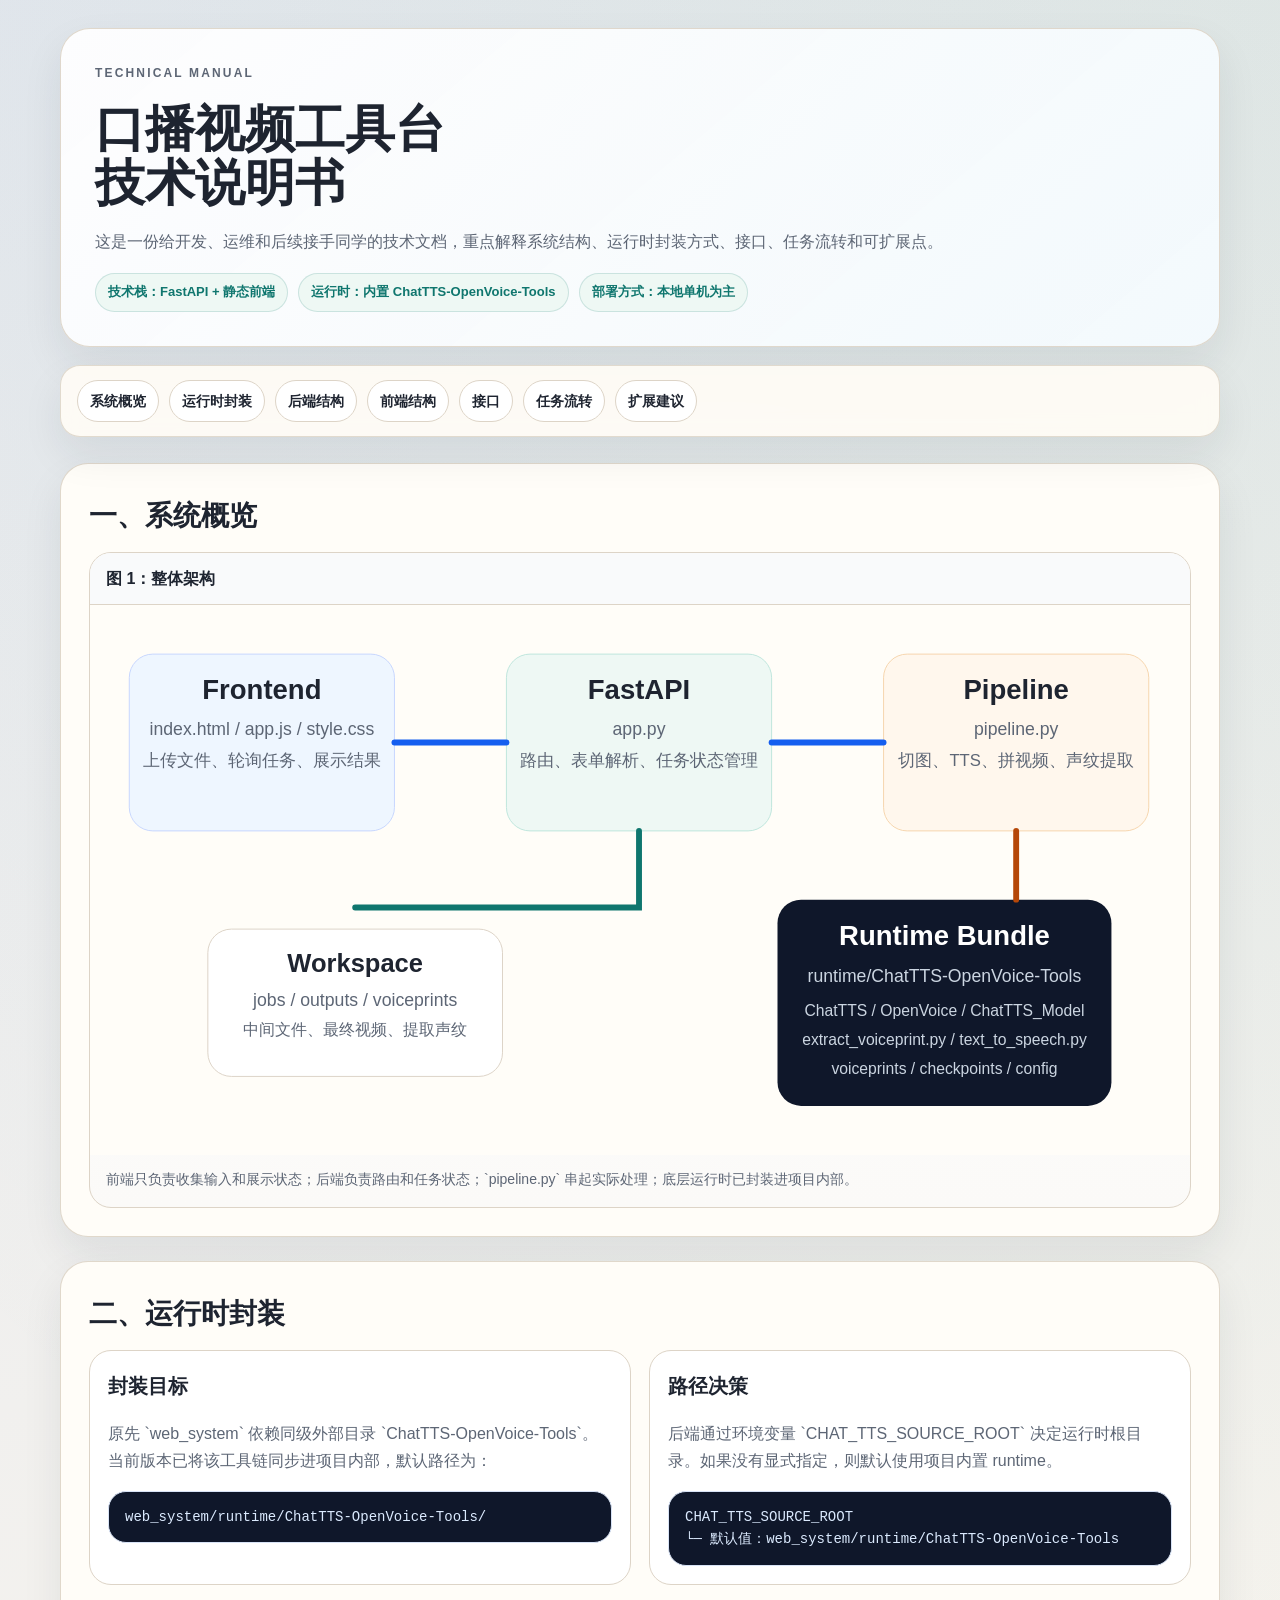
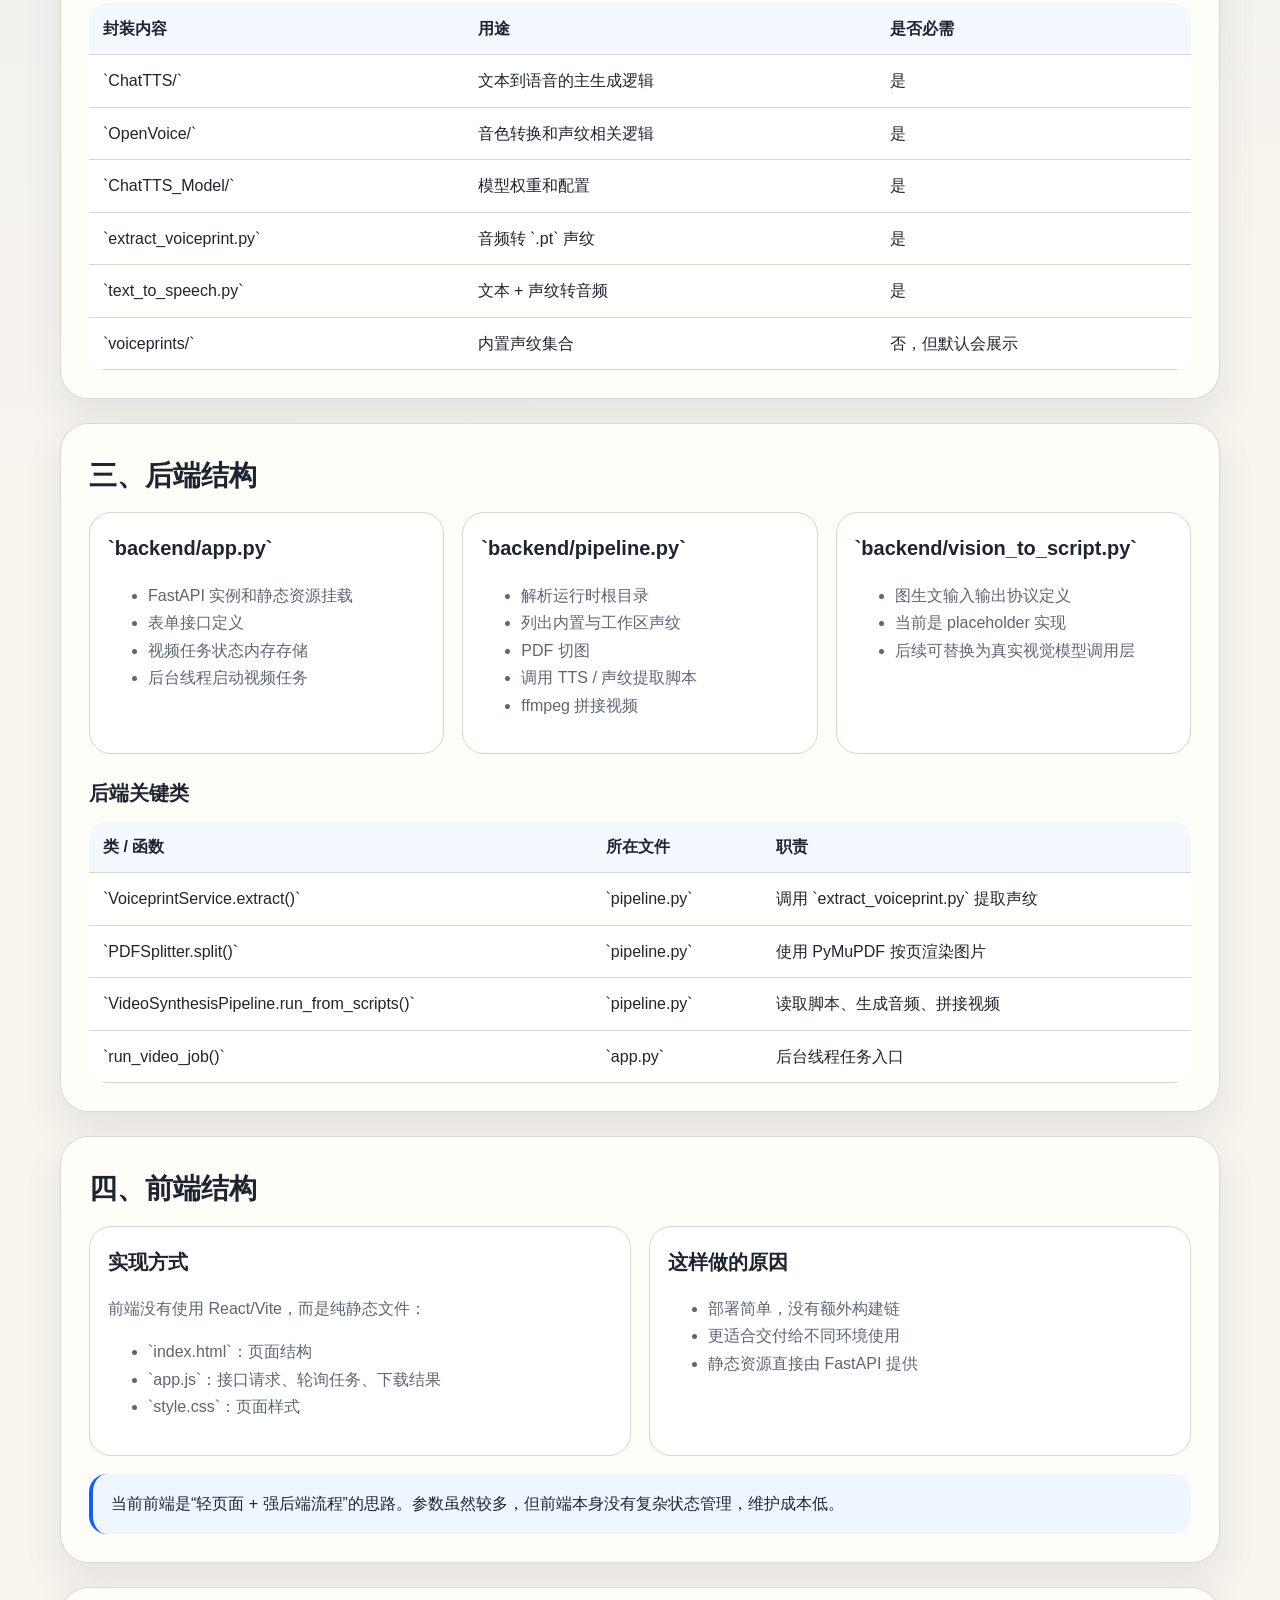
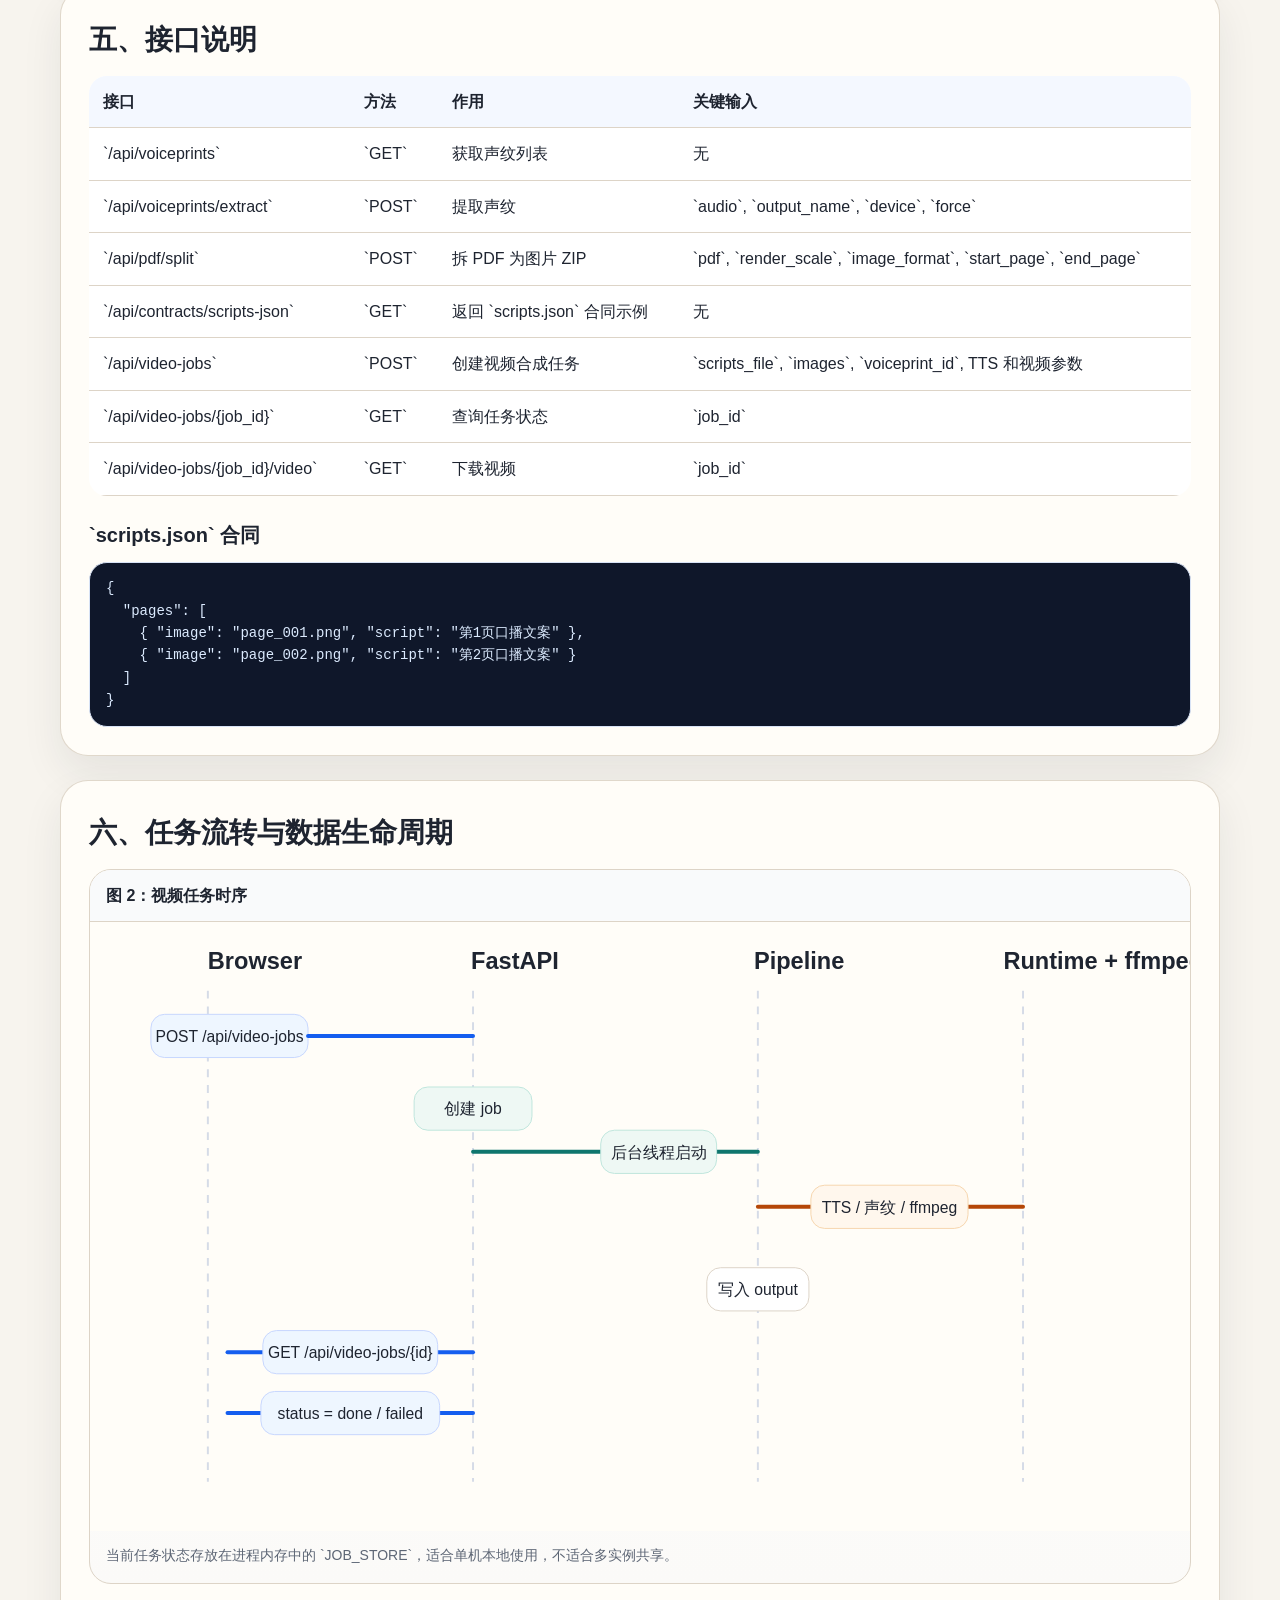
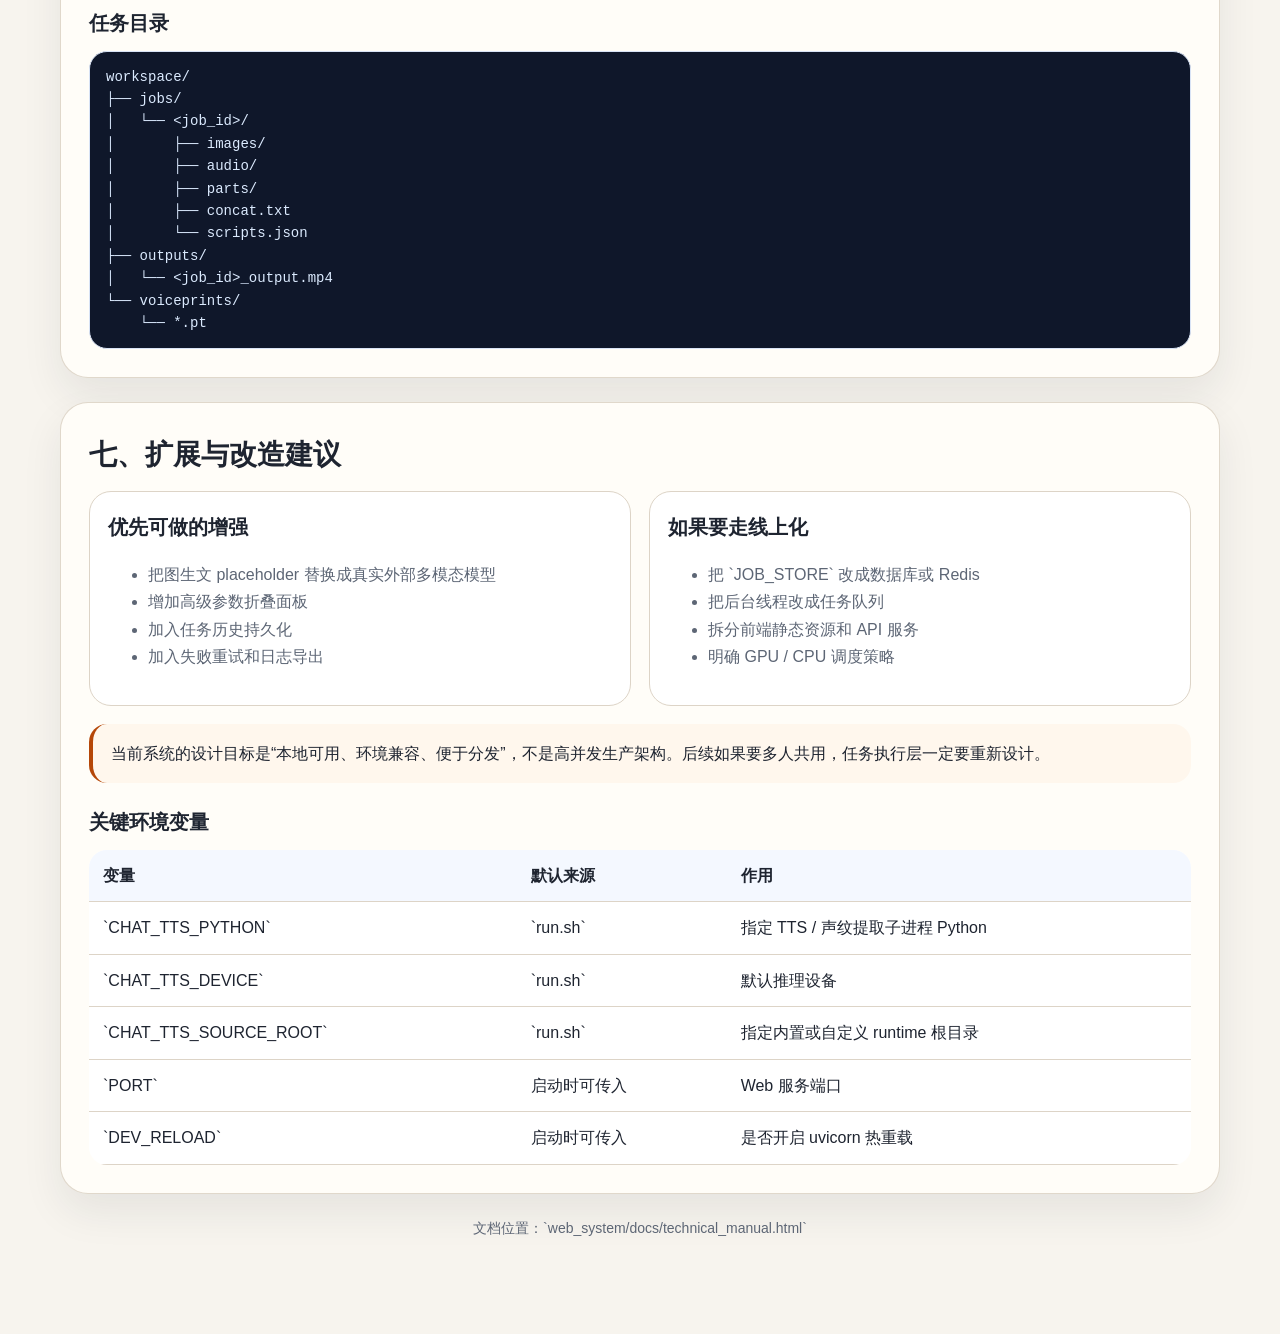
<file: web_system/docs/技术架构说明书.html>
<!doctype html>
<html lang="zh-CN">
<head>
  <meta charset="utf-8">
  <meta name="viewport" content="width=device-width, initial-scale=1">
  <title>口播视频工具台 · 技术说明书</title>
  <style>
:root {
  --bg: #f7f4ee;
  --paper: #fffdf8;
  --ink: #1e2430;
  --muted: #5d6675;
  --line: #ddd4c7;
  --brand: #0f766e;
  --brand-2: #155eef;
  --warn: #b54708;
  --soft: #eef6ff;
  --soft-2: #eef8f4;
  --shadow: 0 18px 40px rgba(24, 32, 56, 0.08);
}
* { box-sizing: border-box; }
html { scroll-behavior: smooth; }
body {
  margin: 0;
  color: var(--ink);
  background:
    radial-gradient(circle at top left, rgba(21, 94, 239, 0.08), transparent 34%),
    radial-gradient(circle at top right, rgba(15, 118, 110, 0.08), transparent 30%),
    var(--bg);
  font: 16px/1.72 "PingFang SC", "Hiragino Sans GB", "Microsoft YaHei", "Noto Sans CJK SC", sans-serif;
}
a { color: var(--brand-2); text-decoration: none; }
a:hover { text-decoration: underline; }
.page { width: min(1160px, calc(100vw - 40px)); margin: 0 auto; padding: 28px 0 80px; }
.hero {
  display: grid;
  gap: 18px;
  background: linear-gradient(140deg, rgba(255, 255, 255, 0.92), rgba(245, 251, 255, 0.9));
  border: 1px solid rgba(221, 212, 199, 0.9);
  border-radius: 30px;
  padding: 34px;
  box-shadow: var(--shadow);
}
.eyebrow { margin: 0; color: var(--brand); font-size: 12px; letter-spacing: 0.18em; text-transform: uppercase; font-weight: 700; }
.hero h1 { margin: 0; font-size: clamp(32px, 4vw, 50px); line-height: 1.08; }
.hero p { margin: 0; color: var(--muted); max-width: 880px; }
.meta { display: flex; flex-wrap: wrap; gap: 10px; }
.chip {
  padding: 7px 12px;
  border-radius: 999px;
  background: var(--soft-2);
  color: var(--brand);
  border: 1px solid rgba(15, 118, 110, 0.16);
  font-size: 13px;
  font-weight: 700;
}
.topnav {
  position: sticky;
  top: 12px;
  z-index: 10;
  display: flex;
  flex-wrap: wrap;
  gap: 10px;
  margin: 18px 0 26px;
  padding: 14px 16px;
  border: 1px solid rgba(221, 212, 199, 0.86);
  border-radius: 20px;
  background: rgba(255, 252, 246, 0.92);
  backdrop-filter: blur(10px);
  box-shadow: var(--shadow);
}
.topnav a {
  padding: 8px 12px;
  border-radius: 999px;
  color: var(--ink);
  background: #fff;
  border: 1px solid var(--line);
  font-size: 14px;
  font-weight: 600;
}
.section {
  margin-top: 24px;
  padding: 28px;
  border-radius: 28px;
  border: 1px solid rgba(221, 212, 199, 0.9);
  background: var(--paper);
  box-shadow: var(--shadow);
}
.section h2 { margin: 0 0 12px; font-size: 28px; }
.section h3 { margin: 22px 0 10px; font-size: 20px; }
.section p, .section li { color: var(--muted); }
.grid { display: grid; gap: 18px; }
.grid-2 { display: grid; grid-template-columns: repeat(2, minmax(0, 1fr)); gap: 18px; }
.grid-3 { display: grid; grid-template-columns: repeat(3, minmax(0, 1fr)); gap: 18px; }
.card { padding: 18px; border-radius: 22px; border: 1px solid var(--line); background: #fff; }
.card h3, .card h4 { margin-top: 0; color: var(--ink); }
.kpi { display: grid; gap: 8px; }
.kpi strong { font-size: 28px; color: var(--brand-2); line-height: 1; }
.callout { padding: 16px 18px; border-left: 4px solid var(--brand-2); border-radius: 18px; background: var(--soft); }
.callout.warn { border-left-color: var(--warn); background: #fff7ed; }
.steps { counter-reset: item; display: grid; gap: 12px; padding: 0; margin: 0; list-style: none; }
.steps li {
  position: relative;
  padding: 14px 16px 14px 58px;
  background: #fff;
  border: 1px solid var(--line);
  border-radius: 18px;
}
.steps li::before {
  counter-increment: item;
  content: counter(item);
  position: absolute;
  left: 16px;
  top: 13px;
  width: 28px;
  height: 28px;
  border-radius: 50%;
  display: grid;
  place-items: center;
  background: var(--brand);
  color: #fff;
  font-weight: 700;
}
.code {
  margin: 0;
  padding: 14px 16px;
  overflow: auto;
  border: 1px solid #d8e3f6;
  border-radius: 18px;
  background: #0f172a;
  color: #dbeafe;
  font: 14px/1.6 "SFMono-Regular", Consolas, "Liberation Mono", Menlo, monospace;
}
.code code { font: inherit; }
.table-wrap { overflow: auto; }
table {
  width: 100%;
  border-collapse: collapse;
  border-spacing: 0;
  background: #fff;
  border-radius: 18px;
  overflow: hidden;
}
th, td {
  padding: 12px 14px;
  text-align: left;
  border-bottom: 1px solid var(--line);
  vertical-align: top;
}
th { background: #f4f8ff; color: var(--ink); }
.diagram, .mock {
  width: 100%;
  border: 1px solid var(--line);
  border-radius: 22px;
  background: linear-gradient(180deg, #fff, #fbfaf8);
  overflow: hidden;
}
.figure-title { padding: 12px 16px; border-bottom: 1px solid var(--line); background: #f9fafb; color: var(--ink); font-weight: 700; }
.figure-caption { padding: 12px 16px 16px; color: var(--muted); font-size: 14px; }
.mock-window { padding: 14px; }
.mock-bar { display: flex; gap: 8px; margin-bottom: 14px; }
.dot { width: 10px; height: 10px; border-radius: 50%; background: #d1d5db; }
.dot.red { background: #f87171; }
.dot.yellow { background: #fbbf24; }
.dot.green { background: #34d399; }
.mock-grid { display: grid; grid-template-columns: 1.2fr 0.8fr; gap: 12px; }
.mock-pane, .mock-form { border-radius: 18px; border: 1px solid var(--line); background: #fff; padding: 14px; }
.mock-block { height: 12px; border-radius: 999px; background: #e5e7eb; margin-bottom: 10px; }
.mock-block.sm { width: 36%; }
.mock-block.md { width: 62%; }
.mock-block.lg { width: 88%; }
.mock-block.brand { background: rgba(21, 94, 239, 0.18); }
.mock-button { display: inline-block; padding: 10px 14px; border-radius: 999px; background: var(--brand); color: #fff; font-size: 13px; font-weight: 700; }
.footer { margin-top: 22px; text-align: center; color: var(--muted); font-size: 14px; }
svg { display: block; width: 100%; height: auto; }
@media (max-width: 900px) {
  .grid-2, .grid-3, .mock-grid { grid-template-columns: 1fr; }
  .section, .hero { padding: 22px; }
}
  </style>
</head>
<body>
  <main class="page">
    <header class="hero">
      <p class="eyebrow">Technical Manual</p>
      <h1>口播视频工具台<br>技术说明书</h1>
      <p>这是一份给开发、运维和后续接手同学的技术文档，重点解释系统结构、运行时封装方式、接口、任务流转和可扩展点。</p>
      <div class="meta">
        <span class="chip">技术栈：FastAPI + 静态前端</span>
        <span class="chip">运行时：内置 ChatTTS-OpenVoice-Tools</span>
        <span class="chip">部署方式：本地单机为主</span>
      </div>
    </header>

    <nav class="topnav">
      <a href="#overview">系统概览</a>
      <a href="#runtime">运行时封装</a>
      <a href="#backend">后端结构</a>
      <a href="#frontend">前端结构</a>
      <a href="#api">接口</a>
      <a href="#job">任务流转</a>
      <a href="#extend">扩展建议</a>
    </nav>

    <section class="section" id="overview">
      <h2>一、系统概览</h2>
      <div class="diagram">
        <div class="figure-title">图 1：整体架构</div>
        <svg viewBox="0 0 1120 560" aria-label="整体架构图">
          <rect x="0" y="0" width="1120" height="560" fill="#fffdf8"/>

          <rect x="40" y="50" width="270" height="180" rx="24" fill="#eef6ff" stroke="#c7d7fe"/>
          <text x="175" y="96" text-anchor="middle" font-size="28" font-weight="700" fill="#1e2430">Frontend</text>
          <text x="175" y="132" text-anchor="middle" font-size="18" fill="#5d6675">index.html / app.js / style.css</text>
          <text x="175" y="164" text-anchor="middle" font-size="17" fill="#5d6675">上传文件、轮询任务、展示结果</text>

          <rect x="424" y="50" width="270" height="180" rx="24" fill="#eef8f4" stroke="#bfe6dd"/>
          <text x="559" y="96" text-anchor="middle" font-size="28" font-weight="700" fill="#1e2430">FastAPI</text>
          <text x="559" y="132" text-anchor="middle" font-size="18" fill="#5d6675">app.py</text>
          <text x="559" y="164" text-anchor="middle" font-size="17" fill="#5d6675">路由、表单解析、任务状态管理</text>

          <rect x="808" y="50" width="270" height="180" rx="24" fill="#fff7ed" stroke="#f6d6ae"/>
          <text x="943" y="96" text-anchor="middle" font-size="28" font-weight="700" fill="#1e2430">Pipeline</text>
          <text x="943" y="132" text-anchor="middle" font-size="18" fill="#5d6675">pipeline.py</text>
          <text x="943" y="164" text-anchor="middle" font-size="17" fill="#5d6675">切图、TTS、拼视频、声纹提取</text>

          <rect x="120" y="330" width="300" height="150" rx="24" fill="#ffffff" stroke="#ddd4c7"/>
          <text x="270" y="374" text-anchor="middle" font-size="26" font-weight="700" fill="#1e2430">Workspace</text>
          <text x="270" y="408" text-anchor="middle" font-size="18" fill="#5d6675">jobs / outputs / voiceprints</text>
          <text x="270" y="438" text-anchor="middle" font-size="16" fill="#5d6675">中间文件、最终视频、提取声纹</text>

          <rect x="700" y="300" width="340" height="210" rx="24" fill="#0f172a"/>
          <text x="870" y="346" text-anchor="middle" font-size="28" font-weight="700" fill="#ffffff">Runtime Bundle</text>
          <text x="870" y="384" text-anchor="middle" font-size="18" fill="#cbd5e1">runtime/ChatTTS-OpenVoice-Tools</text>
          <text x="870" y="418" text-anchor="middle" font-size="16" fill="#cbd5e1">ChatTTS / OpenVoice / ChatTTS_Model</text>
          <text x="870" y="448" text-anchor="middle" font-size="16" fill="#cbd5e1">extract_voiceprint.py / text_to_speech.py</text>
          <text x="870" y="478" text-anchor="middle" font-size="16" fill="#cbd5e1">voiceprints / checkpoints / config</text>

          <path d="M310 140H424" fill="none" stroke="#155eef" stroke-width="6" stroke-linecap="round"/>
          <path d="M694 140H808" fill="none" stroke="#155eef" stroke-width="6" stroke-linecap="round"/>
          <path d="M559 230V308H270" fill="none" stroke="#0f766e" stroke-width="6" stroke-linecap="round"/>
          <path d="M943 230V300" fill="none" stroke="#b54708" stroke-width="6" stroke-linecap="round"/>
        </svg>
        <div class="figure-caption">前端只负责收集输入和展示状态；后端负责路由和任务状态；`pipeline.py` 串起实际处理；底层运行时已封装进项目内部。</div>
      </div>
    </section>

    <section class="section" id="runtime">
      <h2>二、运行时封装</h2>
      <div class="grid-2">
        <article class="card">
          <h3>封装目标</h3>
          <p>原先 `web_system` 依赖同级外部目录 `ChatTTS-OpenVoice-Tools`。当前版本已将该工具链同步进项目内部，默认路径为：</p>
          <pre class="code"><code>web_system/runtime/ChatTTS-OpenVoice-Tools/</code></pre>
        </article>
        <article class="card">
          <h3>路径决策</h3>
          <p>后端通过环境变量 `CHAT_TTS_SOURCE_ROOT` 决定运行时根目录。如果没有显式指定，则默认使用项目内置 runtime。</p>
          <pre class="code"><code>CHAT_TTS_SOURCE_ROOT
└─ 默认值：web_system/runtime/ChatTTS-OpenVoice-Tools</code></pre>
        </article>
      </div>

      <div class="table-wrap" style="margin-top:18px;">
        <table>
          <thead>
            <tr>
              <th>封装内容</th>
              <th>用途</th>
              <th>是否必需</th>
            </tr>
          </thead>
          <tbody>
            <tr>
              <td>`ChatTTS/`</td>
              <td>文本到语音的主生成逻辑</td>
              <td>是</td>
            </tr>
            <tr>
              <td>`OpenVoice/`</td>
              <td>音色转换和声纹相关逻辑</td>
              <td>是</td>
            </tr>
            <tr>
              <td>`ChatTTS_Model/`</td>
              <td>模型权重和配置</td>
              <td>是</td>
            </tr>
            <tr>
              <td>`extract_voiceprint.py`</td>
              <td>音频转 `.pt` 声纹</td>
              <td>是</td>
            </tr>
            <tr>
              <td>`text_to_speech.py`</td>
              <td>文本 + 声纹转音频</td>
              <td>是</td>
            </tr>
            <tr>
              <td>`voiceprints/`</td>
              <td>内置声纹集合</td>
              <td>否，但默认会展示</td>
            </tr>
          </tbody>
        </table>
      </div>
    </section>

    <section class="section" id="backend">
      <h2>三、后端结构</h2>
      <div class="grid-3">
        <article class="card">
          <h3>`backend/app.py`</h3>
          <ul>
            <li>FastAPI 实例和静态资源挂载</li>
            <li>表单接口定义</li>
            <li>视频任务状态内存存储</li>
            <li>后台线程启动视频任务</li>
          </ul>
        </article>
        <article class="card">
          <h3>`backend/pipeline.py`</h3>
          <ul>
            <li>解析运行时根目录</li>
            <li>列出内置与工作区声纹</li>
            <li>PDF 切图</li>
            <li>调用 TTS / 声纹提取脚本</li>
            <li>ffmpeg 拼接视频</li>
          </ul>
        </article>
        <article class="card">
          <h3>`backend/vision_to_script.py`</h3>
          <ul>
            <li>图生文输入输出协议定义</li>
            <li>当前是 placeholder 实现</li>
            <li>后续可替换为真实视觉模型调用层</li>
          </ul>
        </article>
      </div>

      <h3>后端关键类</h3>
      <div class="table-wrap">
        <table>
          <thead>
            <tr>
              <th>类 / 函数</th>
              <th>所在文件</th>
              <th>职责</th>
            </tr>
          </thead>
          <tbody>
            <tr>
              <td>`VoiceprintService.extract()`</td>
              <td>`pipeline.py`</td>
              <td>调用 `extract_voiceprint.py` 提取声纹</td>
            </tr>
            <tr>
              <td>`PDFSplitter.split()`</td>
              <td>`pipeline.py`</td>
              <td>使用 PyMuPDF 按页渲染图片</td>
            </tr>
            <tr>
              <td>`VideoSynthesisPipeline.run_from_scripts()`</td>
              <td>`pipeline.py`</td>
              <td>读取脚本、生成音频、拼接视频</td>
            </tr>
            <tr>
              <td>`run_video_job()`</td>
              <td>`app.py`</td>
              <td>后台线程任务入口</td>
            </tr>
          </tbody>
        </table>
      </div>
    </section>

    <section class="section" id="frontend">
      <h2>四、前端结构</h2>
      <div class="grid-2">
        <article class="card">
          <h3>实现方式</h3>
          <p>前端没有使用 React/Vite，而是纯静态文件：</p>
          <ul>
            <li>`index.html`：页面结构</li>
            <li>`app.js`：接口请求、轮询任务、下载结果</li>
            <li>`style.css`：页面样式</li>
          </ul>
        </article>
        <article class="card">
          <h3>这样做的原因</h3>
          <ul>
            <li>部署简单，没有额外构建链</li>
            <li>更适合交付给不同环境使用</li>
            <li>静态资源直接由 FastAPI 提供</li>
          </ul>
        </article>
      </div>

      <div class="callout" style="margin-top:18px;">
        当前前端是“轻页面 + 强后端流程”的思路。参数虽然较多，但前端本身没有复杂状态管理，维护成本低。
      </div>
    </section>

    <section class="section" id="api">
      <h2>五、接口说明</h2>
      <div class="table-wrap">
        <table>
          <thead>
            <tr>
              <th>接口</th>
              <th>方法</th>
              <th>作用</th>
              <th>关键输入</th>
            </tr>
          </thead>
          <tbody>
            <tr>
              <td>`/api/voiceprints`</td>
              <td>`GET`</td>
              <td>获取声纹列表</td>
              <td>无</td>
            </tr>
            <tr>
              <td>`/api/voiceprints/extract`</td>
              <td>`POST`</td>
              <td>提取声纹</td>
              <td>`audio`, `output_name`, `device`, `force`</td>
            </tr>
            <tr>
              <td>`/api/pdf/split`</td>
              <td>`POST`</td>
              <td>拆 PDF 为图片 ZIP</td>
              <td>`pdf`, `render_scale`, `image_format`, `start_page`, `end_page`</td>
            </tr>
            <tr>
              <td>`/api/contracts/scripts-json`</td>
              <td>`GET`</td>
              <td>返回 `scripts.json` 合同示例</td>
              <td>无</td>
            </tr>
            <tr>
              <td>`/api/video-jobs`</td>
              <td>`POST`</td>
              <td>创建视频合成任务</td>
              <td>`scripts_file`, `images`, `voiceprint_id`, TTS 和视频参数</td>
            </tr>
            <tr>
              <td>`/api/video-jobs/{job_id}`</td>
              <td>`GET`</td>
              <td>查询任务状态</td>
              <td>`job_id`</td>
            </tr>
            <tr>
              <td>`/api/video-jobs/{job_id}/video`</td>
              <td>`GET`</td>
              <td>下载视频</td>
              <td>`job_id`</td>
            </tr>
          </tbody>
        </table>
      </div>

      <h3>`scripts.json` 合同</h3>
      <pre class="code"><code>{
  "pages": [
    { "image": "page_001.png", "script": "第1页口播文案" },
    { "image": "page_002.png", "script": "第2页口播文案" }
  ]
}</code></pre>
    </section>

    <section class="section" id="job">
      <h2>六、任务流转与数据生命周期</h2>
      <div class="diagram">
        <div class="figure-title">图 2：视频任务时序</div>
        <svg viewBox="0 0 1120 620" aria-label="视频任务时序图">
          <rect x="0" y="0" width="1120" height="620" fill="#fffdf8"/>
          <text x="120" y="48" font-size="24" font-weight="700" fill="#1e2430">Browser</text>
          <text x="388" y="48" font-size="24" font-weight="700" fill="#1e2430">FastAPI</text>
          <text x="676" y="48" font-size="24" font-weight="700" fill="#1e2430">Pipeline</text>
          <text x="930" y="48" font-size="24" font-weight="700" fill="#1e2430">Runtime + ffmpeg</text>

          <path d="M120 70V570M390 70V570M680 70V570M950 70V570" stroke="#d5dbe7" stroke-width="2" stroke-dasharray="8 8"/>

          <rect x="62" y="94" width="160" height="44" rx="14" fill="#eef6ff" stroke="#c7d7fe"/>
          <text x="142" y="122" text-anchor="middle" font-size="16" fill="#1e2430">POST /api/video-jobs</text>
          <path d="M222 116H390" stroke="#155eef" stroke-width="4" stroke-linecap="round"/>

          <rect x="330" y="168" width="120" height="44" rx="14" fill="#eef8f4" stroke="#bfe6dd"/>
          <text x="390" y="196" text-anchor="middle" font-size="16" fill="#1e2430">创建 job</text>

          <path d="M390 234H680" stroke="#0f766e" stroke-width="4" stroke-linecap="round"/>
          <rect x="520" y="212" width="118" height="44" rx="14" fill="#eef8f4" stroke="#bfe6dd"/>
          <text x="579" y="240" text-anchor="middle" font-size="16" fill="#1e2430">后台线程启动</text>

          <path d="M680 290H950" stroke="#b54708" stroke-width="4" stroke-linecap="round"/>
          <rect x="734" y="268" width="160" height="44" rx="14" fill="#fff7ed" stroke="#f6d6ae"/>
          <text x="814" y="296" text-anchor="middle" font-size="16" fill="#1e2430">TTS / 声纹 / ffmpeg</text>

          <rect x="628" y="352" width="104" height="44" rx="14" fill="#ffffff" stroke="#ddd4c7"/>
          <text x="680" y="380" text-anchor="middle" font-size="16" fill="#1e2430">写入 output</text>

          <path d="M140 438H390" stroke="#155eef" stroke-width="4" stroke-linecap="round"/>
          <rect x="176" y="416" width="178" height="44" rx="14" fill="#eef6ff" stroke="#c7d7fe"/>
          <text x="265" y="444" text-anchor="middle" font-size="16" fill="#1e2430">GET /api/video-jobs/{id}</text>

          <path d="M390 500H140" stroke="#155eef" stroke-width="4" stroke-linecap="round"/>
          <rect x="174" y="478" width="182" height="44" rx="14" fill="#eef6ff" stroke="#c7d7fe"/>
          <text x="265" y="506" text-anchor="middle" font-size="16" fill="#1e2430">status = done / failed</text>
        </svg>
        <div class="figure-caption">当前任务状态存放在进程内存中的 `JOB_STORE`，适合单机本地使用，不适合多实例共享。</div>
      </div>

      <h3>任务目录</h3>
      <pre class="code"><code>workspace/
├── jobs/
│   └── &lt;job_id&gt;/
│       ├── images/
│       ├── audio/
│       ├── parts/
│       ├── concat.txt
│       └── scripts.json
├── outputs/
│   └── &lt;job_id&gt;_output.mp4
└── voiceprints/
    └── *.pt</code></pre>
    </section>

    <section class="section" id="extend">
      <h2>七、扩展与改造建议</h2>
      <div class="grid-2">
        <article class="card">
          <h3>优先可做的增强</h3>
          <ul>
            <li>把图生文 placeholder 替换成真实外部多模态模型</li>
            <li>增加高级参数折叠面板</li>
            <li>加入任务历史持久化</li>
            <li>加入失败重试和日志导出</li>
          </ul>
        </article>
        <article class="card">
          <h3>如果要走线上化</h3>
          <ul>
            <li>把 `JOB_STORE` 改成数据库或 Redis</li>
            <li>把后台线程改成任务队列</li>
            <li>拆分前端静态资源和 API 服务</li>
            <li>明确 GPU / CPU 调度策略</li>
          </ul>
        </article>
      </div>

      <div class="callout warn" style="margin-top:18px;">
        当前系统的设计目标是“本地可用、环境兼容、便于分发”，不是高并发生产架构。后续如果要多人共用，任务执行层一定要重新设计。
      </div>

      <h3>关键环境变量</h3>
      <div class="table-wrap">
        <table>
          <thead>
            <tr>
              <th>变量</th>
              <th>默认来源</th>
              <th>作用</th>
            </tr>
          </thead>
          <tbody>
            <tr>
              <td>`CHAT_TTS_PYTHON`</td>
              <td>`run.sh`</td>
              <td>指定 TTS / 声纹提取子进程 Python</td>
            </tr>
            <tr>
              <td>`CHAT_TTS_DEVICE`</td>
              <td>`run.sh`</td>
              <td>默认推理设备</td>
            </tr>
            <tr>
              <td>`CHAT_TTS_SOURCE_ROOT`</td>
              <td>`run.sh`</td>
              <td>指定内置或自定义 runtime 根目录</td>
            </tr>
            <tr>
              <td>`PORT`</td>
              <td>启动时可传入</td>
              <td>Web 服务端口</td>
            </tr>
            <tr>
              <td>`DEV_RELOAD`</td>
              <td>启动时可传入</td>
              <td>是否开启 uvicorn 热重载</td>
            </tr>
          </tbody>
        </table>
      </div>
    </section>

    <p class="footer">文档位置：`web_system/docs/technical_manual.html`</p>
  </main>
</body>
</html>
</file>
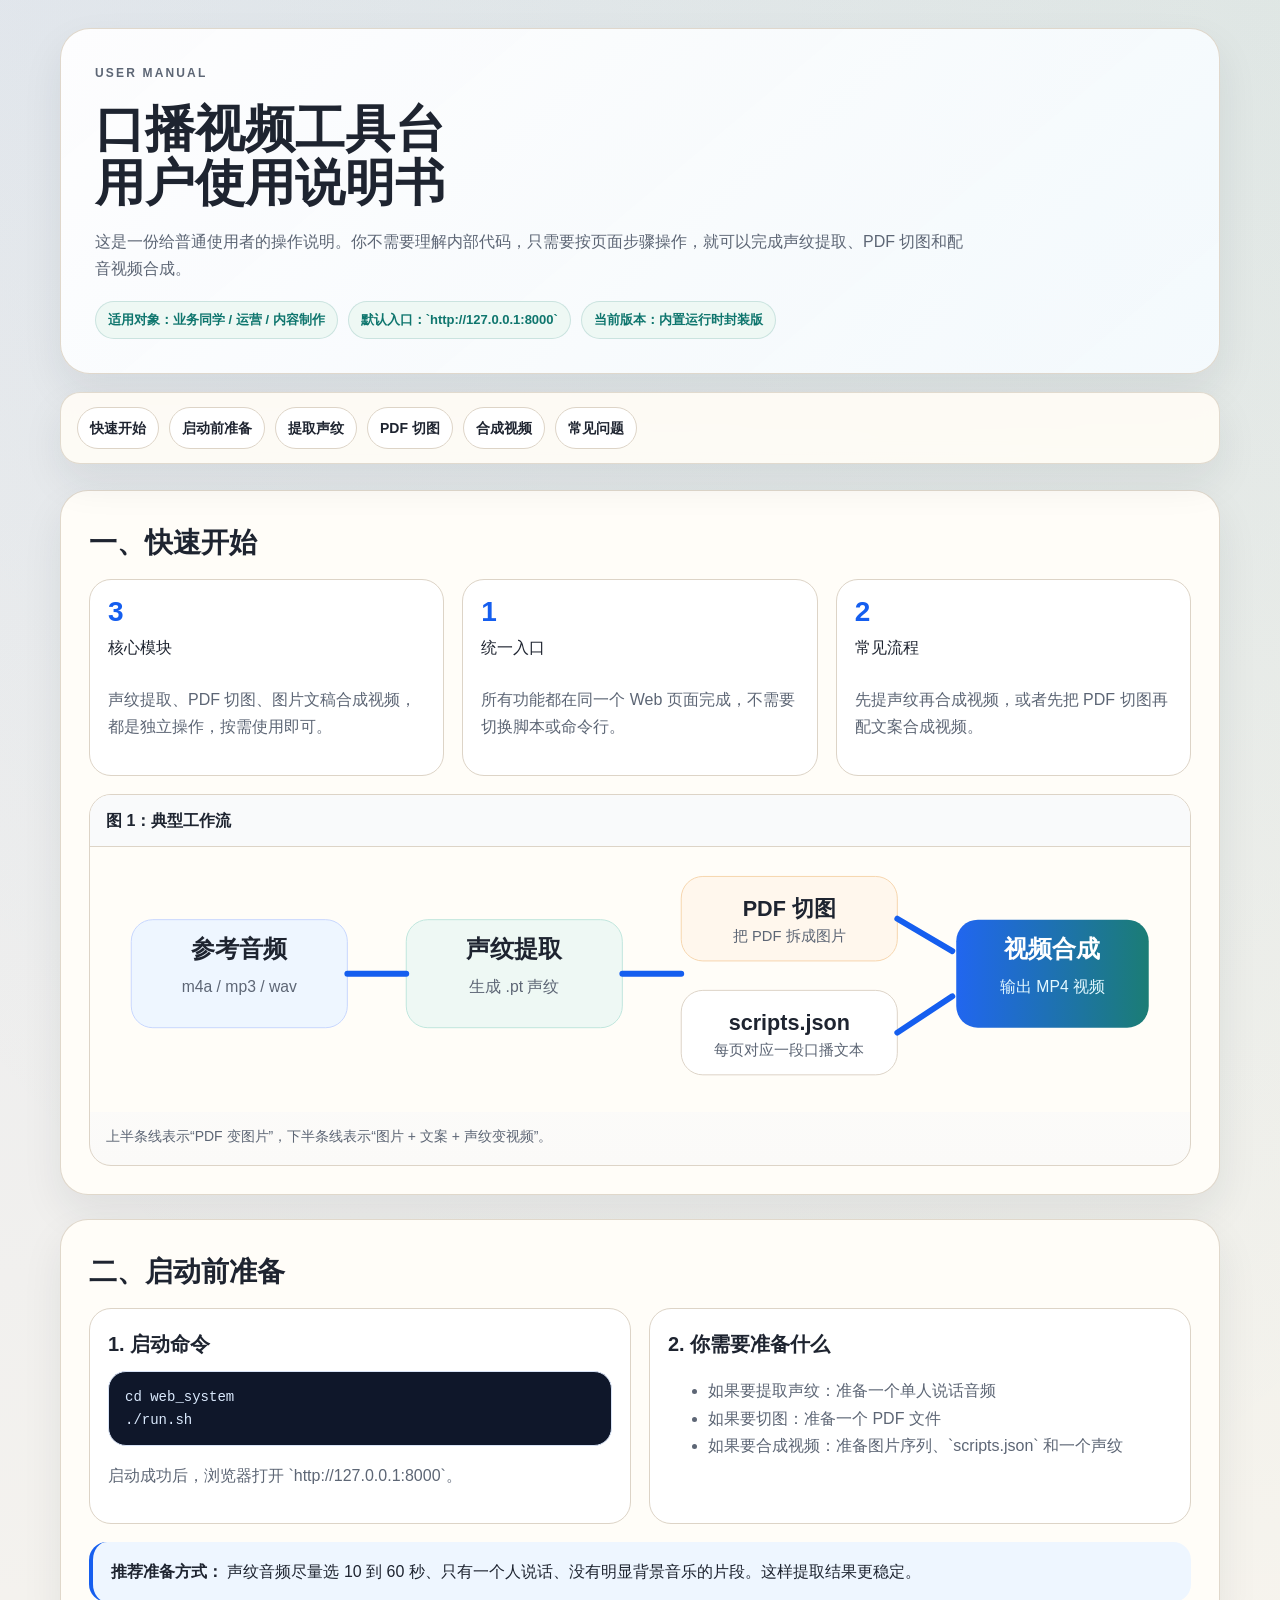
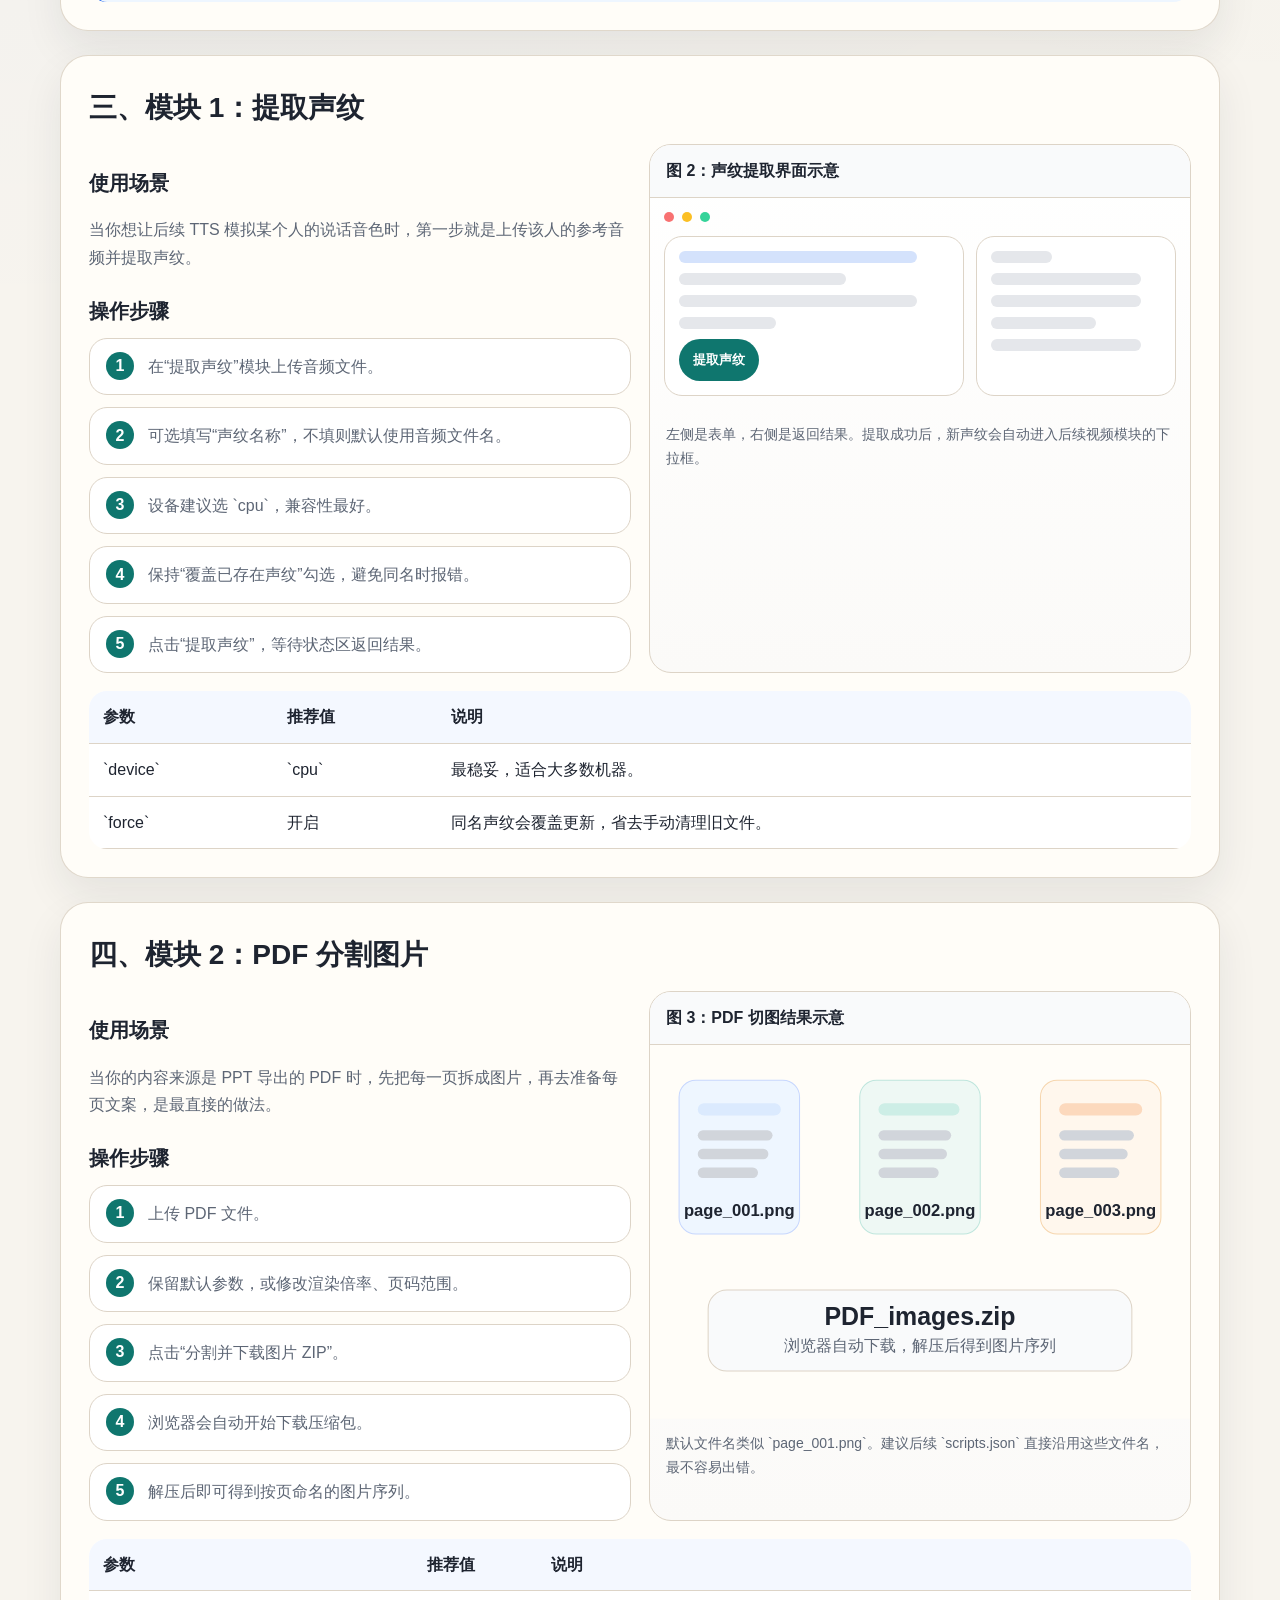
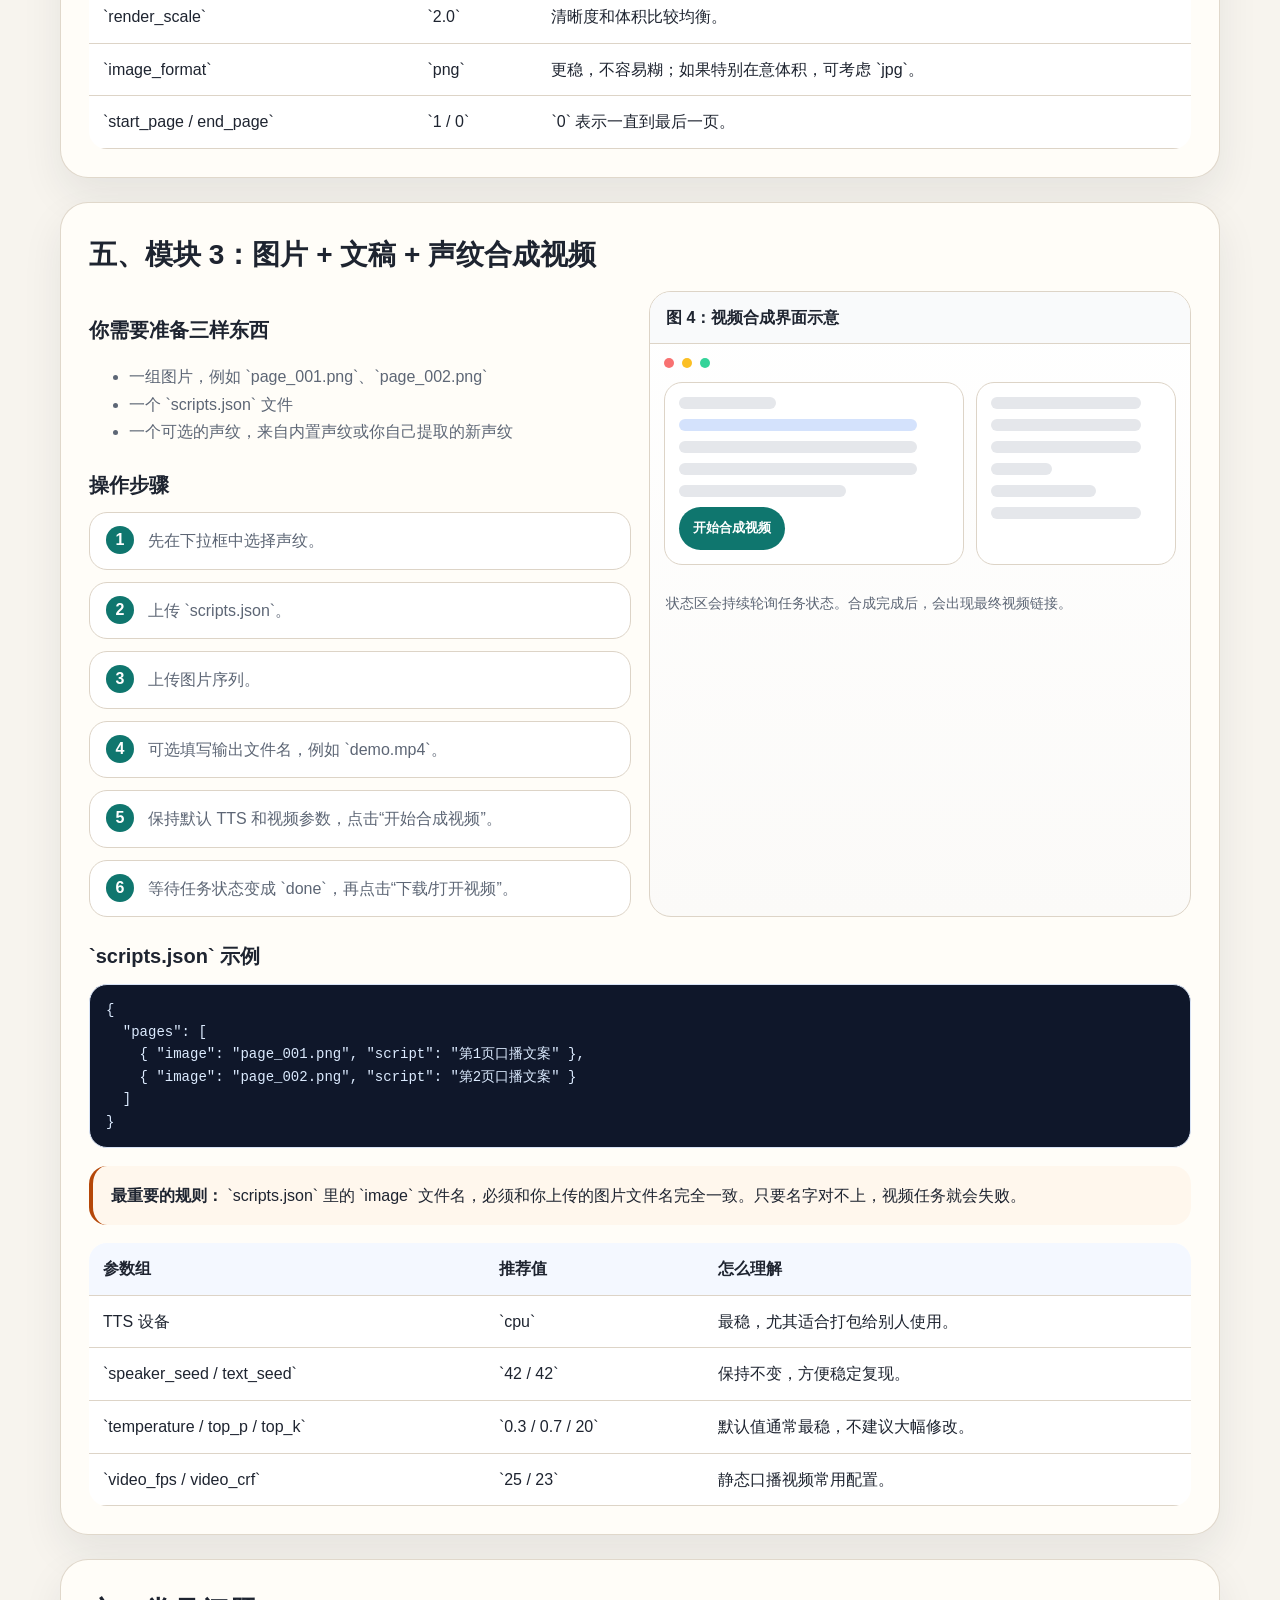
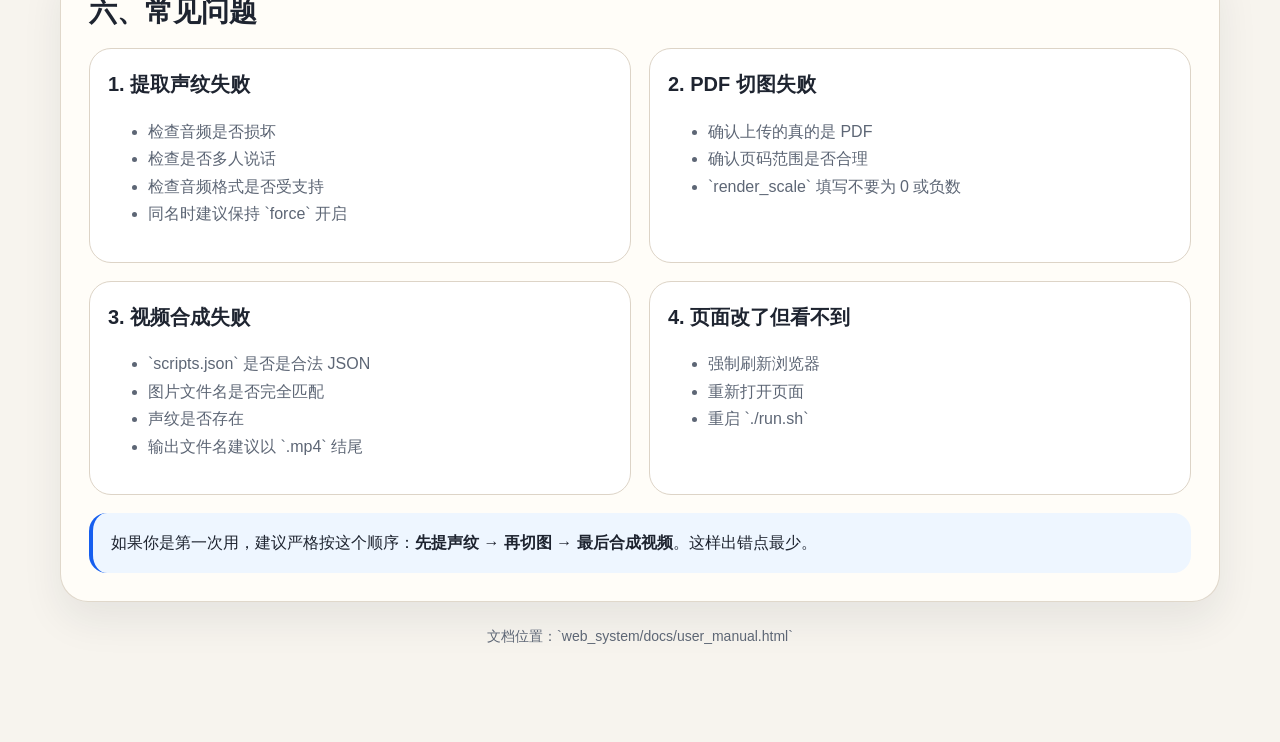
<file: web_system/docs/用户说明书.html>
<!doctype html>
<html lang="zh-CN">
<head>
  <meta charset="utf-8">
  <meta name="viewport" content="width=device-width, initial-scale=1">
  <title>口播视频工具台 · 用户使用说明书</title>
  <style>
:root {
  --bg: #f7f4ee;
  --paper: #fffdf8;
  --ink: #1e2430;
  --muted: #5d6675;
  --line: #ddd4c7;
  --brand: #0f766e;
  --brand-2: #155eef;
  --warn: #b54708;
  --soft: #eef6ff;
  --soft-2: #eef8f4;
  --shadow: 0 18px 40px rgba(24, 32, 56, 0.08);
}
* { box-sizing: border-box; }
html { scroll-behavior: smooth; }
body {
  margin: 0;
  color: var(--ink);
  background:
    radial-gradient(circle at top left, rgba(21, 94, 239, 0.08), transparent 34%),
    radial-gradient(circle at top right, rgba(15, 118, 110, 0.08), transparent 30%),
    var(--bg);
  font: 16px/1.72 "PingFang SC", "Hiragino Sans GB", "Microsoft YaHei", "Noto Sans CJK SC", sans-serif;
}
a { color: var(--brand-2); text-decoration: none; }
a:hover { text-decoration: underline; }
.page { width: min(1160px, calc(100vw - 40px)); margin: 0 auto; padding: 28px 0 80px; }
.hero {
  display: grid;
  gap: 18px;
  background: linear-gradient(140deg, rgba(255, 255, 255, 0.92), rgba(245, 251, 255, 0.9));
  border: 1px solid rgba(221, 212, 199, 0.9);
  border-radius: 30px;
  padding: 34px;
  box-shadow: var(--shadow);
}
.eyebrow { margin: 0; color: var(--brand); font-size: 12px; letter-spacing: 0.18em; text-transform: uppercase; font-weight: 700; }
.hero h1 { margin: 0; font-size: clamp(32px, 4vw, 50px); line-height: 1.08; }
.hero p { margin: 0; color: var(--muted); max-width: 880px; }
.meta { display: flex; flex-wrap: wrap; gap: 10px; }
.chip {
  padding: 7px 12px;
  border-radius: 999px;
  background: var(--soft-2);
  color: var(--brand);
  border: 1px solid rgba(15, 118, 110, 0.16);
  font-size: 13px;
  font-weight: 700;
}
.topnav {
  position: sticky;
  top: 12px;
  z-index: 10;
  display: flex;
  flex-wrap: wrap;
  gap: 10px;
  margin: 18px 0 26px;
  padding: 14px 16px;
  border: 1px solid rgba(221, 212, 199, 0.86);
  border-radius: 20px;
  background: rgba(255, 252, 246, 0.92);
  backdrop-filter: blur(10px);
  box-shadow: var(--shadow);
}
.topnav a {
  padding: 8px 12px;
  border-radius: 999px;
  color: var(--ink);
  background: #fff;
  border: 1px solid var(--line);
  font-size: 14px;
  font-weight: 600;
}
.section {
  margin-top: 24px;
  padding: 28px;
  border-radius: 28px;
  border: 1px solid rgba(221, 212, 199, 0.9);
  background: var(--paper);
  box-shadow: var(--shadow);
}
.section h2 { margin: 0 0 12px; font-size: 28px; }
.section h3 { margin: 22px 0 10px; font-size: 20px; }
.section p, .section li { color: var(--muted); }
.grid { display: grid; gap: 18px; }
.grid-2 { display: grid; grid-template-columns: repeat(2, minmax(0, 1fr)); gap: 18px; }
.grid-3 { display: grid; grid-template-columns: repeat(3, minmax(0, 1fr)); gap: 18px; }
.card { padding: 18px; border-radius: 22px; border: 1px solid var(--line); background: #fff; }
.card h3, .card h4 { margin-top: 0; color: var(--ink); }
.kpi { display: grid; gap: 8px; }
.kpi strong { font-size: 28px; color: var(--brand-2); line-height: 1; }
.callout { padding: 16px 18px; border-left: 4px solid var(--brand-2); border-radius: 18px; background: var(--soft); }
.callout.warn { border-left-color: var(--warn); background: #fff7ed; }
.steps { counter-reset: item; display: grid; gap: 12px; padding: 0; margin: 0; list-style: none; }
.steps li {
  position: relative;
  padding: 14px 16px 14px 58px;
  background: #fff;
  border: 1px solid var(--line);
  border-radius: 18px;
}
.steps li::before {
  counter-increment: item;
  content: counter(item);
  position: absolute;
  left: 16px;
  top: 13px;
  width: 28px;
  height: 28px;
  border-radius: 50%;
  display: grid;
  place-items: center;
  background: var(--brand);
  color: #fff;
  font-weight: 700;
}
.code {
  margin: 0;
  padding: 14px 16px;
  overflow: auto;
  border: 1px solid #d8e3f6;
  border-radius: 18px;
  background: #0f172a;
  color: #dbeafe;
  font: 14px/1.6 "SFMono-Regular", Consolas, "Liberation Mono", Menlo, monospace;
}
.code code { font: inherit; }
.table-wrap { overflow: auto; }
table {
  width: 100%;
  border-collapse: collapse;
  border-spacing: 0;
  background: #fff;
  border-radius: 18px;
  overflow: hidden;
}
th, td {
  padding: 12px 14px;
  text-align: left;
  border-bottom: 1px solid var(--line);
  vertical-align: top;
}
th { background: #f4f8ff; color: var(--ink); }
.diagram, .mock {
  width: 100%;
  border: 1px solid var(--line);
  border-radius: 22px;
  background: linear-gradient(180deg, #fff, #fbfaf8);
  overflow: hidden;
}
.figure-title { padding: 12px 16px; border-bottom: 1px solid var(--line); background: #f9fafb; color: var(--ink); font-weight: 700; }
.figure-caption { padding: 12px 16px 16px; color: var(--muted); font-size: 14px; }
.mock-window { padding: 14px; }
.mock-bar { display: flex; gap: 8px; margin-bottom: 14px; }
.dot { width: 10px; height: 10px; border-radius: 50%; background: #d1d5db; }
.dot.red { background: #f87171; }
.dot.yellow { background: #fbbf24; }
.dot.green { background: #34d399; }
.mock-grid { display: grid; grid-template-columns: 1.2fr 0.8fr; gap: 12px; }
.mock-pane, .mock-form { border-radius: 18px; border: 1px solid var(--line); background: #fff; padding: 14px; }
.mock-block { height: 12px; border-radius: 999px; background: #e5e7eb; margin-bottom: 10px; }
.mock-block.sm { width: 36%; }
.mock-block.md { width: 62%; }
.mock-block.lg { width: 88%; }
.mock-block.brand { background: rgba(21, 94, 239, 0.18); }
.mock-button { display: inline-block; padding: 10px 14px; border-radius: 999px; background: var(--brand); color: #fff; font-size: 13px; font-weight: 700; }
.footer { margin-top: 22px; text-align: center; color: var(--muted); font-size: 14px; }
svg { display: block; width: 100%; height: auto; }
@media (max-width: 900px) {
  .grid-2, .grid-3, .mock-grid { grid-template-columns: 1fr; }
  .section, .hero { padding: 22px; }
}
  </style>
</head>
<body>
  <main class="page">
    <header class="hero">
      <p class="eyebrow">User Manual</p>
      <h1>口播视频工具台<br>用户使用说明书</h1>
      <p>这是一份给普通使用者的操作说明。你不需要理解内部代码，只需要按页面步骤操作，就可以完成声纹提取、PDF 切图和配音视频合成。</p>
      <div class="meta">
        <span class="chip">适用对象：业务同学 / 运营 / 内容制作</span>
        <span class="chip">默认入口：`http://127.0.0.1:8000`</span>
        <span class="chip">当前版本：内置运行时封装版</span>
      </div>
    </header>

    <nav class="topnav">
      <a href="#quickstart">快速开始</a>
      <a href="#prepare">启动前准备</a>
      <a href="#module-1">提取声纹</a>
      <a href="#module-2">PDF 切图</a>
      <a href="#module-3">合成视频</a>
      <a href="#faq">常见问题</a>
    </nav>

    <section class="section" id="quickstart">
      <h2>一、快速开始</h2>
      <div class="grid-3">
        <article class="card kpi">
          <strong>3</strong>
          <div>核心模块</div>
          <p>声纹提取、PDF 切图、图片文稿合成视频，都是独立操作，按需使用即可。</p>
        </article>
        <article class="card kpi">
          <strong>1</strong>
          <div>统一入口</div>
          <p>所有功能都在同一个 Web 页面完成，不需要切换脚本或命令行。</p>
        </article>
        <article class="card kpi">
          <strong>2</strong>
          <div>常见流程</div>
          <p>先提声纹再合成视频，或者先把 PDF 切图再配文案合成视频。</p>
        </article>
      </div>

      <div class="diagram" style="margin-top:18px;">
        <div class="figure-title">图 1：典型工作流</div>
        <svg viewBox="0 0 1120 270" aria-label="典型工作流示意图">
          <defs>
            <linearGradient id="g1" x1="0" x2="1">
              <stop offset="0%" stop-color="#155eef"/>
              <stop offset="100%" stop-color="#0f766e"/>
            </linearGradient>
          </defs>
          <rect x="0" y="0" width="1120" height="270" fill="#fffdf8"/>
          <rect x="42" y="74" rx="22" ry="22" width="220" height="110" fill="#eef6ff" stroke="#c7d7fe"/>
          <text x="152" y="112" text-anchor="middle" font-size="24" fill="#1e2430" font-weight="700">参考音频</text>
          <text x="152" y="148" text-anchor="middle" font-size="16" fill="#5d6675">m4a / mp3 / wav</text>

          <rect x="322" y="74" rx="22" ry="22" width="220" height="110" fill="#eef8f4" stroke="#bfe6dd"/>
          <text x="432" y="112" text-anchor="middle" font-size="24" fill="#1e2430" font-weight="700">声纹提取</text>
          <text x="432" y="148" text-anchor="middle" font-size="16" fill="#5d6675">生成 .pt 声纹</text>

          <rect x="602" y="30" rx="22" ry="22" width="220" height="86" fill="#fff7ed" stroke="#f6d6ae"/>
          <text x="712" y="70" text-anchor="middle" font-size="22" fill="#1e2430" font-weight="700">PDF 切图</text>
          <text x="712" y="96" text-anchor="middle" font-size="15" fill="#5d6675">把 PDF 拆成图片</text>

          <rect x="602" y="146" rx="22" ry="22" width="220" height="86" fill="#fff" stroke="#ddd4c7"/>
          <text x="712" y="186" text-anchor="middle" font-size="22" fill="#1e2430" font-weight="700">scripts.json</text>
          <text x="712" y="212" text-anchor="middle" font-size="15" fill="#5d6675">每页对应一段口播文本</text>

          <rect x="882" y="74" rx="22" ry="22" width="196" height="110" fill="url(#g1)" opacity="0.95"/>
          <text x="980" y="112" text-anchor="middle" font-size="24" fill="#ffffff" font-weight="700">视频合成</text>
          <text x="980" y="148" text-anchor="middle" font-size="16" fill="#e2f8ff">输出 MP4 视频</text>

          <path d="M262 129H322" fill="none" stroke="#155eef" stroke-width="6" stroke-linecap="round"/>
          <path d="M542 129H602" fill="none" stroke="#155eef" stroke-width="6" stroke-linecap="round"/>
          <path d="M822 73L878 106" fill="none" stroke="#155eef" stroke-width="6" stroke-linecap="round"/>
          <path d="M822 189L878 152" fill="none" stroke="#155eef" stroke-width="6" stroke-linecap="round"/>
        </svg>
        <div class="figure-caption">上半条线表示“PDF 变图片”，下半条线表示“图片 + 文案 + 声纹变视频”。</div>
      </div>
    </section>

    <section class="section" id="prepare">
      <h2>二、启动前准备</h2>
      <div class="grid-2">
        <div class="card">
          <h3>1. 启动命令</h3>
          <pre class="code"><code>cd web_system
./run.sh</code></pre>
          <p>启动成功后，浏览器打开 `http://127.0.0.1:8000`。</p>
        </div>
        <div class="card">
          <h3>2. 你需要准备什么</h3>
          <ul>
            <li>如果要提取声纹：准备一个单人说话音频</li>
            <li>如果要切图：准备一个 PDF 文件</li>
            <li>如果要合成视频：准备图片序列、`scripts.json` 和一个声纹</li>
          </ul>
        </div>
      </div>

      <div class="callout" style="margin-top:18px;">
        <strong>推荐准备方式：</strong> 声纹音频尽量选 10 到 60 秒、只有一个人说话、没有明显背景音乐的片段。这样提取结果更稳定。
      </div>
    </section>

    <section class="section" id="module-1">
      <h2>三、模块 1：提取声纹</h2>
      <div class="grid-2">
        <div>
          <h3>使用场景</h3>
          <p>当你想让后续 TTS 模拟某个人的说话音色时，第一步就是上传该人的参考音频并提取声纹。</p>
          <h3>操作步骤</h3>
          <ol class="steps">
            <li>在“提取声纹”模块上传音频文件。</li>
            <li>可选填写“声纹名称”，不填则默认使用音频文件名。</li>
            <li>设备建议选 `cpu`，兼容性最好。</li>
            <li>保持“覆盖已存在声纹”勾选，避免同名时报错。</li>
            <li>点击“提取声纹”，等待状态区返回结果。</li>
          </ol>
        </div>
        <div class="mock">
          <div class="figure-title">图 2：声纹提取界面示意</div>
          <div class="mock-window">
            <div class="mock-bar">
              <span class="dot red"></span><span class="dot yellow"></span><span class="dot green"></span>
            </div>
            <div class="mock-grid">
              <div class="mock-pane">
                <div class="mock-block lg brand"></div>
                <div class="mock-block md"></div>
                <div class="mock-block lg"></div>
                <div class="mock-block sm"></div>
                <div class="mock-button">提取声纹</div>
              </div>
              <div class="mock-form">
                <div class="mock-block sm"></div>
                <div class="mock-block lg"></div>
                <div class="mock-block lg"></div>
                <div class="mock-block md"></div>
                <div class="mock-block lg"></div>
              </div>
            </div>
          </div>
          <div class="figure-caption">左侧是表单，右侧是返回结果。提取成功后，新声纹会自动进入后续视频模块的下拉框。</div>
        </div>
      </div>

      <div class="table-wrap" style="margin-top:18px;">
        <table>
          <thead>
            <tr>
              <th>参数</th>
              <th>推荐值</th>
              <th>说明</th>
            </tr>
          </thead>
          <tbody>
            <tr>
              <td>`device`</td>
              <td>`cpu`</td>
              <td>最稳妥，适合大多数机器。</td>
            </tr>
            <tr>
              <td>`force`</td>
              <td>开启</td>
              <td>同名声纹会覆盖更新，省去手动清理旧文件。</td>
            </tr>
          </tbody>
        </table>
      </div>
    </section>

    <section class="section" id="module-2">
      <h2>四、模块 2：PDF 分割图片</h2>
      <div class="grid-2">
        <div>
          <h3>使用场景</h3>
          <p>当你的内容来源是 PPT 导出的 PDF 时，先把每一页拆成图片，再去准备每页文案，是最直接的做法。</p>
          <h3>操作步骤</h3>
          <ol class="steps">
            <li>上传 PDF 文件。</li>
            <li>保留默认参数，或修改渲染倍率、页码范围。</li>
            <li>点击“分割并下载图片 ZIP”。</li>
            <li>浏览器会自动开始下载压缩包。</li>
            <li>解压后即可得到按页命名的图片序列。</li>
          </ol>
        </div>
        <div class="diagram">
          <div class="figure-title">图 3：PDF 切图结果示意</div>
          <svg viewBox="0 0 520 360" aria-label="PDF 切图结果示意图">
            <rect x="0" y="0" width="520" height="360" fill="#fffdf8"/>
            <rect x="28" y="34" width="116" height="148" rx="16" fill="#eef6ff" stroke="#c7d7fe"/>
            <rect x="46" y="56" width="80" height="12" rx="6" fill="#dbeafe"/>
            <rect x="46" y="82" width="72" height="10" rx="5" fill="#d1d5db"/>
            <rect x="46" y="100" width="68" height="10" rx="5" fill="#d1d5db"/>
            <rect x="46" y="118" width="58" height="10" rx="5" fill="#d1d5db"/>
            <text x="86" y="165" text-anchor="middle" font-size="16" fill="#1e2430" font-weight="700">page_001.png</text>

            <rect x="202" y="34" width="116" height="148" rx="16" fill="#eef8f4" stroke="#bfe6dd"/>
            <rect x="220" y="56" width="78" height="12" rx="6" fill="#cdeee6"/>
            <rect x="220" y="82" width="70" height="10" rx="5" fill="#d1d5db"/>
            <rect x="220" y="100" width="66" height="10" rx="5" fill="#d1d5db"/>
            <rect x="220" y="118" width="58" height="10" rx="5" fill="#d1d5db"/>
            <text x="260" y="165" text-anchor="middle" font-size="16" fill="#1e2430" font-weight="700">page_002.png</text>

            <rect x="376" y="34" width="116" height="148" rx="16" fill="#fff7ed" stroke="#f6d6ae"/>
            <rect x="394" y="56" width="80" height="12" rx="6" fill="#fcd9bd"/>
            <rect x="394" y="82" width="72" height="10" rx="5" fill="#d1d5db"/>
            <rect x="394" y="100" width="66" height="10" rx="5" fill="#d1d5db"/>
            <rect x="394" y="118" width="58" height="10" rx="5" fill="#d1d5db"/>
            <text x="434" y="165" text-anchor="middle" font-size="16" fill="#1e2430" font-weight="700">page_003.png</text>

            <rect x="56" y="236" width="408" height="78" rx="18" fill="#f9fafb" stroke="#ddd4c7"/>
            <text x="260" y="270" text-anchor="middle" font-size="24" fill="#1e2430" font-weight="700">PDF_images.zip</text>
            <text x="260" y="295" text-anchor="middle" font-size="15" fill="#5d6675">浏览器自动下载，解压后得到图片序列</text>
          </svg>
          <div class="figure-caption">默认文件名类似 `page_001.png`。建议后续 `scripts.json` 直接沿用这些文件名，最不容易出错。</div>
        </div>
      </div>

      <div class="table-wrap" style="margin-top:18px;">
        <table>
          <thead>
            <tr>
              <th>参数</th>
              <th>推荐值</th>
              <th>说明</th>
            </tr>
          </thead>
          <tbody>
            <tr>
              <td>`render_scale`</td>
              <td>`2.0`</td>
              <td>清晰度和体积比较均衡。</td>
            </tr>
            <tr>
              <td>`image_format`</td>
              <td>`png`</td>
              <td>更稳，不容易糊；如果特别在意体积，可考虑 `jpg`。</td>
            </tr>
            <tr>
              <td>`start_page / end_page`</td>
              <td>`1 / 0`</td>
              <td>`0` 表示一直到最后一页。</td>
            </tr>
          </tbody>
        </table>
      </div>
    </section>

    <section class="section" id="module-3">
      <h2>五、模块 3：图片 + 文稿 + 声纹合成视频</h2>
      <div class="grid-2">
        <div>
          <h3>你需要准备三样东西</h3>
          <ul>
            <li>一组图片，例如 `page_001.png`、`page_002.png`</li>
            <li>一个 `scripts.json` 文件</li>
            <li>一个可选的声纹，来自内置声纹或你自己提取的新声纹</li>
          </ul>
          <h3>操作步骤</h3>
          <ol class="steps">
            <li>先在下拉框中选择声纹。</li>
            <li>上传 `scripts.json`。</li>
            <li>上传图片序列。</li>
            <li>可选填写输出文件名，例如 `demo.mp4`。</li>
            <li>保持默认 TTS 和视频参数，点击“开始合成视频”。</li>
            <li>等待任务状态变成 `done`，再点击“下载/打开视频”。</li>
          </ol>
        </div>
        <div class="mock">
          <div class="figure-title">图 4：视频合成界面示意</div>
          <div class="mock-window">
            <div class="mock-bar">
              <span class="dot red"></span><span class="dot yellow"></span><span class="dot green"></span>
            </div>
            <div class="mock-grid">
              <div class="mock-pane">
                <div class="mock-block sm"></div>
                <div class="mock-block lg brand"></div>
                <div class="mock-block lg"></div>
                <div class="mock-block lg"></div>
                <div class="mock-block md"></div>
                <div class="mock-button">开始合成视频</div>
              </div>
              <div class="mock-form">
                <div class="mock-block lg"></div>
                <div class="mock-block lg"></div>
                <div class="mock-block lg"></div>
                <div class="mock-block sm"></div>
                <div class="mock-block md"></div>
                <div class="mock-block lg"></div>
              </div>
            </div>
          </div>
          <div class="figure-caption">状态区会持续轮询任务状态。合成完成后，会出现最终视频链接。</div>
        </div>
      </div>

      <h3>`scripts.json` 示例</h3>
      <pre class="code"><code>{
  "pages": [
    { "image": "page_001.png", "script": "第1页口播文案" },
    { "image": "page_002.png", "script": "第2页口播文案" }
  ]
}</code></pre>

      <div class="callout warn" style="margin-top:18px;">
        <strong>最重要的规则：</strong> `scripts.json` 里的 `image` 文件名，必须和你上传的图片文件名完全一致。只要名字对不上，视频任务就会失败。
      </div>

      <div class="table-wrap" style="margin-top:18px;">
        <table>
          <thead>
            <tr>
              <th>参数组</th>
              <th>推荐值</th>
              <th>怎么理解</th>
            </tr>
          </thead>
          <tbody>
            <tr>
              <td>TTS 设备</td>
              <td>`cpu`</td>
              <td>最稳，尤其适合打包给别人使用。</td>
            </tr>
            <tr>
              <td>`speaker_seed / text_seed`</td>
              <td>`42 / 42`</td>
              <td>保持不变，方便稳定复现。</td>
            </tr>
            <tr>
              <td>`temperature / top_p / top_k`</td>
              <td>`0.3 / 0.7 / 20`</td>
              <td>默认值通常最稳，不建议大幅修改。</td>
            </tr>
            <tr>
              <td>`video_fps / video_crf`</td>
              <td>`25 / 23`</td>
              <td>静态口播视频常用配置。</td>
            </tr>
          </tbody>
        </table>
      </div>
    </section>

    <section class="section" id="faq">
      <h2>六、常见问题</h2>
      <div class="grid-2">
        <article class="card">
          <h3>1. 提取声纹失败</h3>
          <ul>
            <li>检查音频是否损坏</li>
            <li>检查是否多人说话</li>
            <li>检查音频格式是否受支持</li>
            <li>同名时建议保持 `force` 开启</li>
          </ul>
        </article>
        <article class="card">
          <h3>2. PDF 切图失败</h3>
          <ul>
            <li>确认上传的真的是 PDF</li>
            <li>确认页码范围是否合理</li>
            <li>`render_scale` 填写不要为 0 或负数</li>
          </ul>
        </article>
        <article class="card">
          <h3>3. 视频合成失败</h3>
          <ul>
            <li>`scripts.json` 是否是合法 JSON</li>
            <li>图片文件名是否完全匹配</li>
            <li>声纹是否存在</li>
            <li>输出文件名建议以 `.mp4` 结尾</li>
          </ul>
        </article>
        <article class="card">
          <h3>4. 页面改了但看不到</h3>
          <ul>
            <li>强制刷新浏览器</li>
            <li>重新打开页面</li>
            <li>重启 `./run.sh`</li>
          </ul>
        </article>
      </div>

      <div class="callout" style="margin-top:18px;">
        如果你是第一次用，建议严格按这个顺序：<strong>先提声纹 → 再切图 → 最后合成视频</strong>。这样出错点最少。
      </div>
    </section>

    <p class="footer">文档位置：`web_system/docs/user_manual.html`</p>
  </main>
</body>
</html>
</file>
